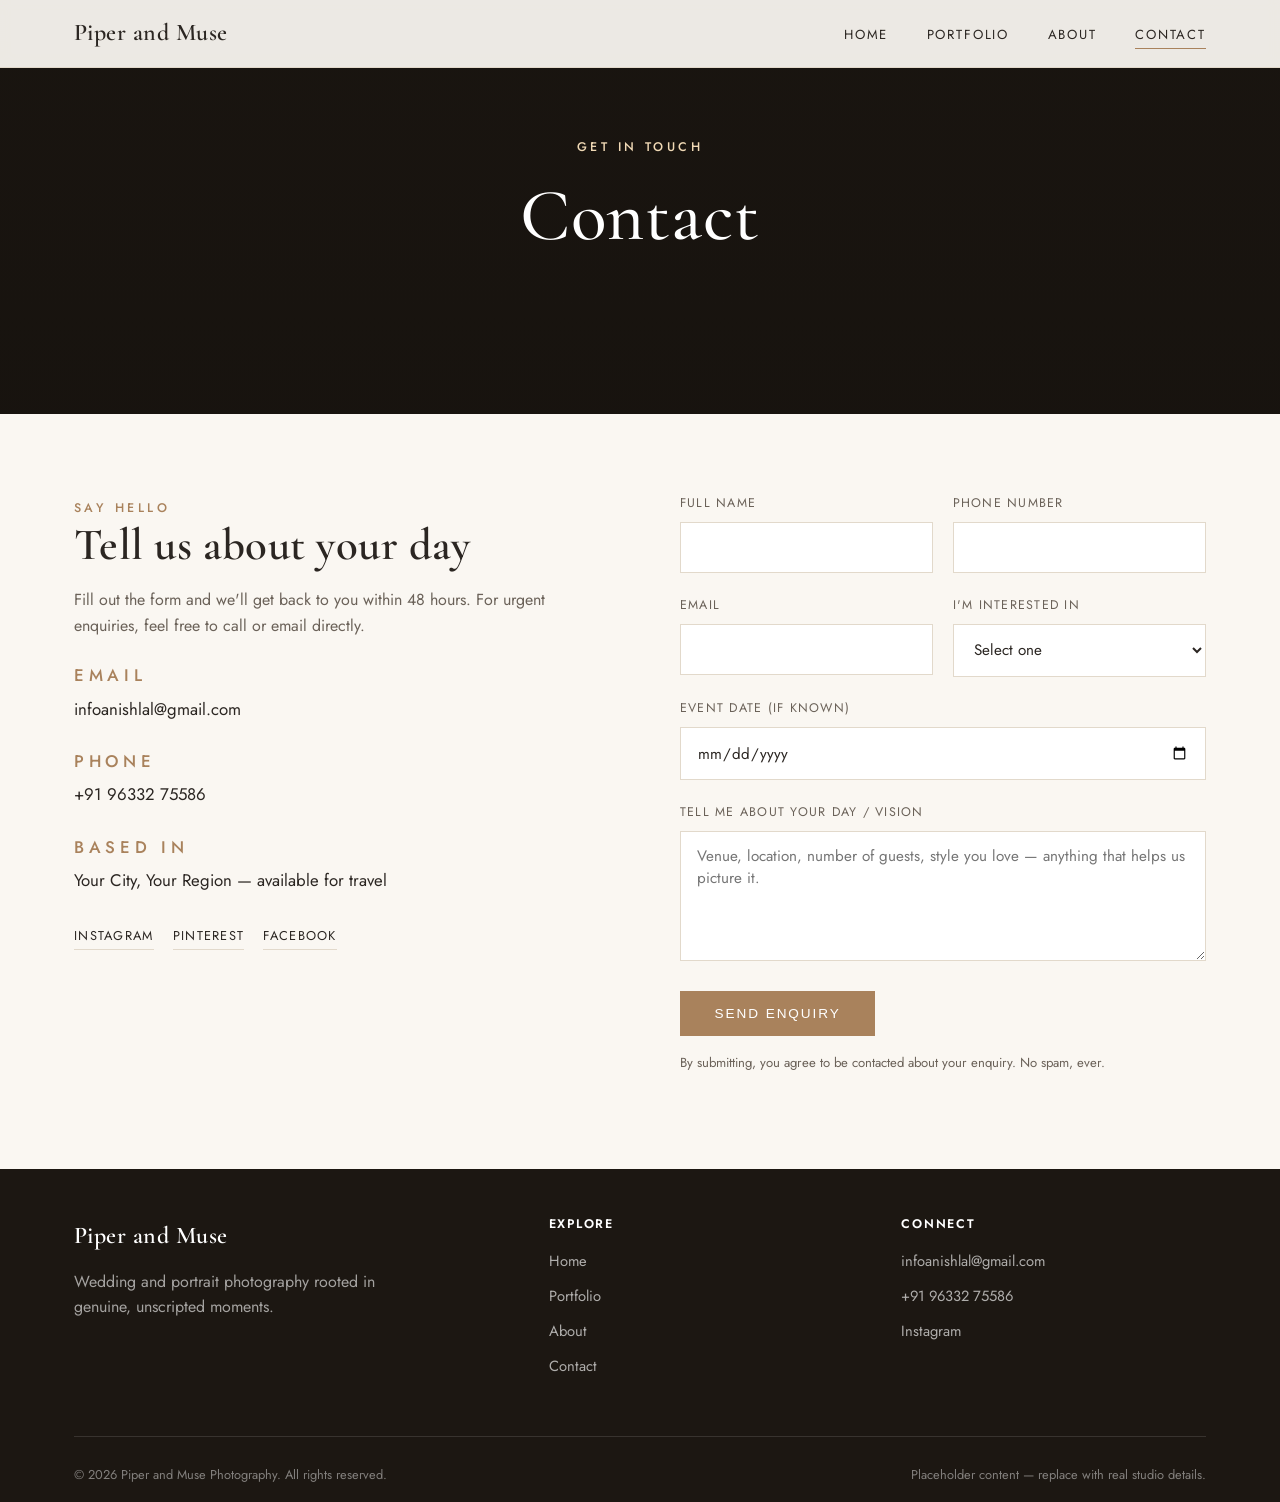
<file: contact.html>
<!DOCTYPE html>
<html lang="en">
<head>
<meta charset="UTF-8">
<meta name="viewport" content="width=device-width, initial-scale=1.0">
<title>Contact — Piper and Muse Photography</title>
<meta name="description" content="Get in touch with Piper and Muse for wedding and portrait photography enquiries.">
<link rel="preconnect" href="https://fonts.googleapis.com">
<link rel="preconnect" href="https://fonts.gstatic.com" crossorigin>
<link href="https://fonts.googleapis.com/css2?family=Cormorant+Garamond:ital,wght@0,400;0,500;0,600;1,500&family=Jost:wght@300;400;500;600&display=swap" rel="stylesheet">
<link rel="stylesheet" href="css/style.css?v=202608151047">
</head>
<body>

<header class="site-header page-header is-solid" id="siteHeader">
  <div class="container">
    <a href="index.html" class="logo">Piper and Muse</a>
    <nav>
      <ul class="nav-links" id="navLinks">
        <li><a href="index.html">Home</a></li>
        <li><a href="portfolio.html">Portfolio</a></li>
        <li><a href="about.html">About</a></li>
        <li><a href="contact.html" class="active">Contact</a></li>
      </ul>
    </nav>
    <button class="nav-toggle" id="navToggle" aria-label="Toggle navigation">
      <span></span><span></span><span></span>
    </button>
  </div>
</header>

<section class="hero hero-sm">
  <div class="hero-media" style="background-image:url('https://commons.wikimedia.org/wiki/Special:FilePath/Alleppey%20Boat%20houses.jpg?width=1800'); background-position: center bottom;"></div>
  <div class="hero-content">
    <span class="eyebrow">Get In Touch</span>
    <h1>Contact</h1>
  </div>
</section>

<section class="section">
  <div class="container">
    <div class="contact-wrap">
      <div class="contact-info">
        <span class="eyebrow">Say Hello</span>
        <h2>Tell us about your day</h2>
        <p>Fill out the form and we'll get back to you within 48 hours. For urgent enquiries, feel free to call or email directly.</p>

        <div class="contact-detail">
          <span class="eyebrow">Email</span>
          <a href="mailto:infoanishlal@gmail.com">infoanishlal@gmail.com</a>
        </div>
        <div class="contact-detail">
          <span class="eyebrow">Phone</span>
          <a href="tel:+919633275586">+91 96332 75586</a>
        </div>
        <div class="contact-detail">
          <span class="eyebrow">Based In</span>
          <span>Your City, Your Region — available for travel</span>
        </div>

        <div class="social-links">
          <a href="#">Instagram</a>
          <a href="#">Pinterest</a>
          <a href="#">Facebook</a>
        </div>
      </div>

      <div class="contact-form-wrap">
        <!--
          FORM SETUP: This form posts to FormSubmit.co, which forwards
          submissions straight to infoanishlal@gmail.com — no account or
          backend needed.

          ONE-TIME ACTIVATION REQUIRED: the very first submission from this
          form triggers a confirmation email from FormSubmit to
          infoanishlal@gmail.com. Someone with access to that inbox must
          click "Activate Form" in that email before any submission (this
          first one included) is actually delivered. Until it's clicked,
          submissions appear to succeed on the page but silently go
          nowhere — so send a real test enquiry after deploying and confirm
          the activation email arrives and gets clicked.

          To change the destination address later, just edit the email in
          the form's action URL below and repeat the activation step.
        -->
        <form id="contactForm" action="https://formsubmit.co/ajax/infoanishlal@gmail.com" method="POST">
          <input type="hidden" name="_subject" value="New enquiry — Piper and Muse">
          <input type="hidden" name="_template" value="table">
          <input type="hidden" name="_captcha" value="false">
          <input type="text" name="_honey" style="display:none" tabindex="-1" autocomplete="off">

          <div class="form-row">
            <div class="form-group">
              <label for="name">Full Name</label>
              <input type="text" id="name" name="name" required>
            </div>
            <div class="form-group">
              <label for="phone">Phone Number</label>
              <input type="tel" id="phone" name="phone" required>
            </div>
          </div>

          <div class="form-row">
            <div class="form-group">
              <label for="email">Email</label>
              <input type="email" id="email" name="email" required>
            </div>
            <div class="form-group">
              <label for="eventType">I'm Interested In</label>
              <select id="eventType" name="eventType" required>
                <option value="" disabled selected>Select one</option>
                <option value="Wedding">Wedding Photography</option>
                <option value="Portrait">Portrait / People Session</option>
                <option value="Other">Something Else</option>
              </select>
            </div>
          </div>

          <div class="form-group">
            <label for="eventDate">Event Date (if known)</label>
            <input type="date" id="eventDate" name="eventDate">
          </div>

          <div class="form-group">
            <label for="message">Tell Me About Your Day / Vision</label>
            <textarea id="message" name="message" required placeholder="Venue, location, number of guests, style you love — anything that helps us picture it."></textarea>
          </div>

          <button type="submit" class="btn btn-accent">Send Enquiry</button>
          <p class="form-note">By submitting, you agree to be contacted about your enquiry. No spam, ever.</p>
          <p class="form-status" id="formStatus" role="status" aria-live="polite"></p>
        </form>
      </div>
    </div>
  </div>
</section>

<footer class="site-footer">
  <div class="container">
    <div class="footer-top">
      <div class="footer-brand">
        <span class="logo">Piper and Muse</span>
        <p>Wedding and portrait photography rooted in genuine, unscripted moments.</p>
      </div>
      <div class="footer-col">
        <h4>Explore</h4>
        <ul>
          <li><a href="index.html">Home</a></li>
          <li><a href="portfolio.html">Portfolio</a></li>
          <li><a href="about.html">About</a></li>
          <li><a href="contact.html">Contact</a></li>
        </ul>
      </div>
      <div class="footer-col">
        <h4>Connect</h4>
        <ul>
          <li><a href="mailto:infoanishlal@gmail.com">infoanishlal@gmail.com</a></li>
          <li><a href="tel:+919633275586">+91 96332 75586</a></li>
          <li><a href="#">Instagram</a></li>
        </ul>
      </div>
    </div>
    <div class="footer-bottom">
      <span>&copy; 2026 Piper and Muse Photography. All rights reserved.</span>
      <span>Placeholder content — replace with real studio details.</span>
    </div>
  </div>
</footer>

<script src="js/script.js?v=202608151047"></script>
</body>
</html>
</file>
<file: css/style.css>
/* ============================================
   Piper and Muse Photography — Stylesheet
   Placeholder studio name: swap throughout HTML
   ============================================ */

:root {
  --bg: #faf7f2;
  --bg-alt: #f1ebe1;
  --surface: #ffffff;
  --text: #2b2622;
  --text-muted: #6b6259;
  --accent: #a9825c;
  --accent-dark: #8a6845;
  --line: #e2d9cb;
  --overlay: rgba(20, 16, 12, 0.45);

  --font-display: "Cormorant Garamond", Georgia, "Times New Roman", serif;
  --font-body: "Jost", "Helvetica Neue", Arial, sans-serif;

  --maxw: 1180px;
  --space-1: 0.5rem;
  --space-2: 1rem;
  --space-3: 1.75rem;
  --space-4: 3rem;
  --space-5: 5rem;
}

/* ---------- Reset ---------- */
* { box-sizing: border-box; margin: 0; padding: 0; }

html { scroll-behavior: smooth; }

body {
  font-family: var(--font-body);
  color: var(--text);
  background: var(--bg);
  line-height: 1.6;
  -webkit-font-smoothing: antialiased;
  overflow-x: hidden;
}

img { max-width: 100%; display: block; }

a { color: inherit; text-decoration: none; }

ul { list-style: none; }

h1, h2, h3, h4 {
  font-family: var(--font-display);
  font-weight: 600;
  line-height: 1.15;
  letter-spacing: 0.01em;
}

h1 { font-size: clamp(2.6rem, 6vw, 4.6rem); font-weight: 500; }
h2 { font-size: clamp(1.9rem, 4vw, 2.8rem); }
h3 { font-size: clamp(1.3rem, 2.5vw, 1.6rem); }

p { color: var(--text-muted); }

.container {
  max-width: var(--maxw);
  margin: 0 auto;
  padding: 0 1.5rem;
}

.eyebrow {
  font-family: var(--font-body);
  font-size: 0.78rem;
  letter-spacing: 0.28em;
  text-transform: uppercase;
  color: var(--accent);
  font-weight: 500;
}

.btn {
  display: inline-block;
  padding: 0.9rem 2.1rem;
  border: 1px solid var(--text);
  color: var(--text);
  font-size: 0.85rem;
  letter-spacing: 0.14em;
  text-transform: uppercase;
  transition: background 0.25s ease, color 0.25s ease, border-color 0.25s ease;
}
.btn:hover { background: var(--text); color: var(--bg); }

.btn-light {
  border-color: rgba(255,255,255,0.85);
  color: #fff;
}
.btn-light:hover { background: #fff; color: var(--text); }

.btn-accent {
  background: var(--accent);
  border-color: var(--accent);
  color: #fff;
}
.btn-accent:hover { background: var(--accent-dark); border-color: var(--accent-dark); }

.section { padding: var(--space-5) 0; }
.section-alt { background: var(--bg-alt); }

.section-head {
  text-align: center;
  max-width: 640px;
  margin: 0 auto var(--space-4);
}
.section-head h2 { margin-top: 0.6rem; }
.section-head p { margin-top: 1rem; }

/* ---------- Site header / nav ---------- */
.site-header {
  position: fixed;
  top: 0; left: 0; right: 0;
  z-index: 100;
  padding: 1.4rem 0;
  transition: background 0.3s ease, padding 0.3s ease, box-shadow 0.3s ease;
}
.site-header .container {
  display: flex;
  align-items: center;
  justify-content: space-between;
}
.site-header.is-solid {
  background: rgba(250, 247, 242, 0.94);
  backdrop-filter: blur(6px);
  padding: 0.9rem 0;
  box-shadow: 0 1px 0 var(--line);
}

.logo {
  font-family: var(--font-display);
  font-size: 1.5rem;
  font-weight: 600;
  letter-spacing: 0.02em;
  color: #fff;
}
.site-header.is-solid .logo,
.page-header .logo { color: var(--text); }

.nav-links {
  display: flex;
  gap: 2.4rem;
  align-items: center;
}
.nav-links a {
  font-size: 0.82rem;
  letter-spacing: 0.14em;
  text-transform: uppercase;
  color: #fff;
  padding-bottom: 4px;
  border-bottom: 1px solid transparent;
  transition: border-color 0.2s ease, opacity 0.2s ease;
}
.site-header.is-solid .nav-links a,
.page-header .nav-links a { color: var(--text); }

.nav-links a:hover,
.nav-links a.active { border-color: var(--accent); color: var(--accent); }

.nav-toggle {
  display: none;
  flex-direction: column;
  gap: 5px;
  background: none;
  border: 0;
  cursor: pointer;
  padding: 0.4rem;
}
.nav-toggle span {
  width: 24px; height: 2px;
  background: #fff;
  transition: background 0.2s ease;
}
.site-header.is-solid .nav-toggle span,
.page-header .nav-toggle span { background: var(--text); }

/* Page header (non-home hero pages use a shorter, solid header look) */
.page-header { background: var(--bg); }
.page-header.is-solid { padding: 0.9rem 0; }

/* ---------- Hero ---------- */
.hero {
  position: relative;
  height: 100vh;
  min-height: 560px;
  display: flex;
  align-items: center;
  justify-content: center;
  text-align: center;
  color: #fff;
  background: #1c1712;
}
.hero-media {
  position: absolute;
  inset: 0;
  background-size: cover;
  background-position: center;
}
.hero-media::after {
  content: "";
  position: absolute;
  inset: 0;
  background: linear-gradient(180deg, rgba(20,16,12,0.35) 0%, rgba(20,16,12,0.55) 100%);
}
.hero-content { position: relative; z-index: 2; padding: 0 1.5rem; max-width: 780px; }
.hero-content .eyebrow { color: #f0d9b5; }
.hero-content h1 { color: #fff; margin: 1rem 0 1.4rem; }
.hero-content p { color: rgba(255,255,255,0.85); font-size: 1.1rem; max-width: 520px; margin: 0 auto 2.2rem; }
.hero-actions { display: flex; gap: 1rem; justify-content: center; flex-wrap: wrap; }

/* Home hero: the photo and the text/buttons are two stacked blocks,
   never overlaid — a landscape/portrait photo cropped to sit *behind*
   centered text always ends up hiding part of it under the buttons.
   The photo shows in full (aspect-ratio matches the source, so nothing
   is cropped); heading/copy/buttons sit in their own solid-background
   block below it. hero-sm (inner-page headers, no buttons) keeps the
   original full-bleed overlay look. */
.hero:not(.hero-sm) { display: block; height: auto; min-height: 0; }
.hero:not(.hero-sm) .hero-media { position: relative; inset: auto; height: auto; }
.hero:not(.hero-sm) .hero-media::after { display: none; }
.hero:not(.hero-sm) .hero-content { margin: 0 auto; padding: 3.5rem 1.5rem 4rem; }
.hero:not(.hero-sm) .scroll-cue { display: none; }
#homeHeroMedia { background-image: url('../images/hero-couple.jpg'); aspect-ratio: 1200 / 630; }

/* Smaller hero used on inner pages */
.hero-sm { height: 46vh; min-height: 320px; }

.scroll-cue {
  position: absolute;
  bottom: 2rem; left: 50%;
  transform: translateX(-50%);
  z-index: 2;
  color: rgba(255,255,255,0.75);
  font-size: 0.75rem;
  letter-spacing: 0.2em;
  text-transform: uppercase;
  display: flex; flex-direction: column; align-items: center; gap: 0.5rem;
}
.scroll-cue::after {
  content: "";
  width: 1px; height: 34px;
  background: rgba(255,255,255,0.6);
  animation: scrollcue 1.8s infinite ease-in-out;
}
@keyframes scrollcue { 0%{transform: scaleY(0.2); opacity:.4;} 50%{transform: scaleY(1); opacity:1;} 100%{transform: scaleY(0.2); opacity:.4;} }

/* ---------- Intro / specialties ---------- */
.intro-text {
  max-width: 700px;
  margin: 0 auto;
  text-align: center;
}
.intro-text h2 { margin: 0.8rem 0 1.4rem; }
.intro-text p { font-size: 1.08rem; }

.specialties {
  display: grid;
  grid-template-columns: repeat(2, 1fr);
  gap: 1.75rem;
  margin-top: var(--space-4);
}
.specialty-card {
  position: relative;
  overflow: hidden;
  aspect-ratio: 4 / 5;
  color: #fff;
}
.specialty-card img {
  width: 100%; height: 100%; object-fit: cover;
  transition: transform 0.6s ease;
}
.specialty-card:hover img { transform: scale(1.06); }
.specialty-card .overlay {
  position: absolute; inset: 0;
  background: linear-gradient(180deg, rgba(0,0,0,0.05) 40%, rgba(0,0,0,0.65) 100%);
  display: flex; flex-direction: column; justify-content: flex-end;
  padding: 1.75rem;
}
.specialty-card .overlay .eyebrow { color: #f0d9b5; }
.specialty-card .overlay h3 { color: #fff; margin: 0.4rem 0 0.6rem; }
.specialty-card .overlay a { font-size: 0.8rem; letter-spacing: 0.12em; text-transform: uppercase; border-bottom: 1px solid rgba(255,255,255,0.6); padding-bottom: 2px; align-self: flex-start; }

/* ---------- Featured strip ---------- */
.strip {
  display: grid;
  grid-template-columns: repeat(4, 1fr);
  gap: 1rem;
}
.strip a { display: block; overflow: hidden; aspect-ratio: 3/4; }
.strip img { width: 100%; height: 100%; object-fit: cover; transition: transform 0.5s ease; }
.strip a:hover img { transform: scale(1.05); }

/* ---------- Testimonial ---------- */
.testimonial {
  text-align: center;
  max-width: 720px;
  margin: 0 auto;
}
.testimonial blockquote {
  font-family: var(--font-display);
  font-size: clamp(1.4rem, 3vw, 2rem);
  font-style: italic;
  color: var(--text);
  line-height: 1.5;
}
.testimonial cite {
  display: block;
  margin-top: 1.5rem;
  font-style: normal;
  font-size: 0.85rem;
  letter-spacing: 0.14em;
  text-transform: uppercase;
  color: var(--text-muted);
}

/* ---------- CTA band ---------- */
.cta-band {
  background: #1c1712;
  color: #fff;
  text-align: center;
  padding: var(--space-5) 0;
}
.cta-band .eyebrow { color: #f0d9b5; }
.cta-band h2 { color: #fff; margin: 0.8rem 0 1.6rem; }

/* ---------- Portfolio filters + grid ---------- */
.filters {
  display: flex;
  justify-content: center;
  gap: 0.75rem;
  flex-wrap: wrap;
  margin-bottom: var(--space-4);
}
.filter-btn {
  padding: 0.6rem 1.4rem;
  border: 1px solid var(--line);
  background: transparent;
  font-family: var(--font-body);
  font-size: 0.78rem;
  letter-spacing: 0.12em;
  text-transform: uppercase;
  color: var(--text-muted);
  cursor: pointer;
  transition: all 0.2s ease;
}
.filter-btn:hover { border-color: var(--accent); color: var(--accent); }
.filter-btn.active { background: var(--text); border-color: var(--text); color: #fff; }

.gallery-grid {
  display: grid;
  grid-template-columns: repeat(3, 1fr);
  gap: 1.25rem;
}
.gallery-item {
  position: relative;
  overflow: hidden;
  cursor: pointer;
  background: var(--bg-alt);
}
.gallery-item.tall { aspect-ratio: 3/4; }
.gallery-item.wide { aspect-ratio: 4/3; grid-column: span 2; }
.gallery-item img {
  width: 100%; height: 100%; object-fit: cover;
  transition: transform 0.6s ease;
}
.gallery-item:hover img { transform: scale(1.07); }
.gallery-item .gi-label {
  position: absolute; inset: auto 0 0 0;
  padding: 1rem 1.1rem;
  background: linear-gradient(180deg, rgba(0,0,0,0) 0%, rgba(0,0,0,0.55) 100%);
  color: #fff;
  font-size: 0.78rem;
  letter-spacing: 0.1em;
  text-transform: uppercase;
  opacity: 0;
  transition: opacity 0.3s ease;
}
.gallery-item:hover .gi-label { opacity: 1; }

.gallery-item[hidden] { display: none; }

/* ---------- Lightbox ---------- */
.lightbox {
  position: fixed; inset: 0;
  background: rgba(15, 12, 9, 0.94);
  display: none;
  align-items: center;
  justify-content: center;
  z-index: 1000;
  padding: 2rem;
}
.lightbox.is-open { display: flex; }
.lightbox img {
  max-width: 90vw; max-height: 84vh;
  object-fit: contain;
}
.lightbox-close, .lightbox-prev, .lightbox-next {
  position: absolute;
  background: none;
  border: 0;
  color: #fff;
  cursor: pointer;
  font-family: var(--font-body);
}
.lightbox-close {
  top: 1.5rem; right: 2rem;
  font-size: 2rem;
  line-height: 1;
}
.lightbox-prev, .lightbox-next {
  top: 50%; transform: translateY(-50%);
  font-size: 2.4rem;
  padding: 0.5rem 1rem;
}
.lightbox-prev { left: 0.5rem; }
.lightbox-next { right: 0.5rem; }
.lightbox-caption {
  position: absolute; bottom: 1.5rem; left: 0; right: 0;
  text-align: center;
  color: rgba(255,255,255,0.75);
  font-size: 0.8rem;
  letter-spacing: 0.1em;
  text-transform: uppercase;
}

/* ---------- About page ---------- */
.about-hero {
  display: grid;
  grid-template-columns: 1fr 1fr;
  gap: var(--space-5);
  align-items: center;
}
.about-hero img { width: 100%; aspect-ratio: 4/5; object-fit: cover; }
.about-hero .eyebrow { display: block; margin-bottom: 0.8rem; }
.about-hero h2 { margin-bottom: 1.2rem; }
.about-hero p + p { margin-top: 1rem; }
.signature {
  font-family: var(--font-display);
  font-style: italic;
  font-size: 1.8rem;
  margin-top: 1.5rem;
  color: var(--accent-dark);
}

.stats {
  display: grid;
  grid-template-columns: repeat(4, 1fr);
  gap: 1.5rem;
  text-align: center;
  margin-top: var(--space-5);
  padding-top: var(--space-4);
  border-top: 1px solid var(--line);
}
.stat h3 { font-size: clamp(2rem, 4vw, 2.6rem); color: var(--accent-dark); }
.stat p { margin-top: 0.4rem; font-size: 0.82rem; letter-spacing: 0.08em; text-transform: uppercase; }

.process {
  display: grid;
  grid-template-columns: repeat(3, 1fr);
  gap: 2rem;
  margin-top: var(--space-4);
}
.process-step { text-align: center; }
.process-step .num {
  font-family: var(--font-display);
  font-size: 2.4rem;
  color: var(--accent);
  margin-bottom: 0.6rem;
}
.process-step h3 { margin-bottom: 0.6rem; }

/* ---------- Contact page ---------- */
.contact-wrap {
  display: grid;
  grid-template-columns: 1fr 1fr;
  gap: var(--space-5);
}
.contact-info h2 { margin-bottom: 1rem; }
.contact-info p { margin-bottom: 1.5rem; }
.contact-detail { margin-bottom: 1.6rem; }
.contact-detail .eyebrow { display: block; margin-bottom: 0.4rem; }
.contact-detail a, .contact-detail span { font-size: 1.05rem; }
.social-links { display: flex; gap: 1.2rem; margin-top: 2rem; }
.social-links a {
  font-size: 0.8rem; letter-spacing: 0.1em; text-transform: uppercase;
  border-bottom: 1px solid var(--line); padding-bottom: 3px;
}
.social-links a:hover { border-color: var(--accent); color: var(--accent); }

.form-group { margin-bottom: 1.4rem; }
.form-group label {
  display: block;
  font-size: 0.78rem;
  letter-spacing: 0.1em;
  text-transform: uppercase;
  color: var(--text-muted);
  margin-bottom: 0.5rem;
}
.form-row { display: grid; grid-template-columns: 1fr 1fr; gap: 1.2rem; }
.form-group input,
.form-group select,
.form-group textarea {
  width: 100%;
  padding: 0.85rem 1rem;
  font-family: var(--font-body);
  font-size: 0.95rem;
  color: var(--text);
  background: var(--surface);
  border: 1px solid var(--line);
  outline: none;
  transition: border-color 0.2s ease;
}
.form-group input:focus,
.form-group select:focus,
.form-group textarea:focus { border-color: var(--accent); }
.form-group textarea { resize: vertical; min-height: 130px; }

.form-note { font-size: 0.82rem; color: var(--text-muted); margin-top: 1rem; }
.form-status { margin-top: 1rem; font-size: 0.88rem; }
.form-status.success { color: #4a7a52; }
.form-status.error { color: #b04a3d; }

/* ---------- Footer ---------- */
.site-footer {
  background: #1c1712;
  color: rgba(255,255,255,0.7);
  padding: var(--space-4) 0 var(--space-2);
}
.footer-top {
  display: grid;
  grid-template-columns: 1.4fr 1fr 1fr;
  gap: var(--space-4);
  padding-bottom: var(--space-4);
  border-bottom: 1px solid rgba(255,255,255,0.12);
}
.footer-brand .logo { color: #fff; margin-bottom: 0.8rem; display: inline-block; }
.footer-brand p { color: rgba(255,255,255,0.6); max-width: 320px; }
.footer-col h4 {
  font-family: var(--font-body);
  font-size: 0.78rem;
  letter-spacing: 0.14em;
  text-transform: uppercase;
  color: #fff;
  margin-bottom: 1rem;
}
.footer-col ul li { margin-bottom: 0.6rem; }
.footer-col a { color: rgba(255,255,255,0.65); font-size: 0.92rem; }
.footer-col a:hover { color: var(--accent); }
.footer-bottom {
  display: flex;
  justify-content: space-between;
  align-items: center;
  padding-top: var(--space-3);
  font-size: 0.8rem;
  color: rgba(255,255,255,0.45);
  flex-wrap: wrap;
  gap: 0.6rem;
}

/* ============ Responsive ============ */
@media (max-width: 900px) {
  .nav-links {
    position: fixed;
    top: 0; right: 0;
    height: 100vh;
    width: min(78vw, 320px);
    background: var(--bg);
    flex-direction: column;
    justify-content: center;
    align-items: flex-start;
    gap: 1.8rem;
    padding: 2rem 2.5rem;
    transform: translateX(100%);
    transition: transform 0.3s ease;
    box-shadow: -6px 0 24px rgba(0,0,0,0.12);
  }
  .nav-links.is-open { transform: translateX(0); }
  .nav-links a { color: var(--text) !important; font-size: 0.95rem; }
  .nav-toggle { display: flex; }
  .nav-toggle span { background: #fff; }
  .site-header.is-solid .nav-toggle span,
  .page-header .nav-toggle span { background: var(--text); }
  .nav-toggle.is-active span { background: var(--text); }

  .specialties { grid-template-columns: 1fr; }
  .strip { grid-template-columns: repeat(2, 1fr); }
  .about-hero { grid-template-columns: 1fr; }
  .about-hero img { order: -1; aspect-ratio: 16/10; }
  .stats { grid-template-columns: repeat(2, 1fr); row-gap: 2rem; }
  .process { grid-template-columns: 1fr; gap: 2.5rem; }
  .contact-wrap { grid-template-columns: 1fr; gap: var(--space-4); }
  .footer-top { grid-template-columns: 1fr; gap: 2rem; }
  .gallery-grid { grid-template-columns: repeat(2, 1fr); }
  .gallery-item.wide { grid-column: span 2; }
}

@media (max-width: 560px) {
  .section { padding: var(--space-4) 0; }
  .strip { grid-template-columns: repeat(2, 1fr); }
  .gallery-grid { grid-template-columns: 1fr; }
  .gallery-item.wide { grid-column: span 1; }
  .form-row { grid-template-columns: 1fr; }
  .footer-bottom { flex-direction: column; align-items: flex-start; }
  .hero-actions { flex-direction: column; width: 100%; }
  .hero-actions .btn { width: 100%; text-align: center; }

  /* Mobile swaps in a portrait crop of the same shot (rotated 90°) —
     the desktop landscape original would only show a thin vertical
     sliver on a narrow screen. Aspect-ratio changes accordingly so
     the stacked layout above still shows the photo uncropped. Content
     padding is tightened to suit the narrower column. */
  .hero:not(.hero-sm) .hero-content { padding: 2.5rem 1.5rem 3rem; max-width: none; }
  #homeHeroMedia { background-image: url('../images/hero-couple-mobile.jpg'); aspect-ratio: 630 / 1200; }
}
</file>
